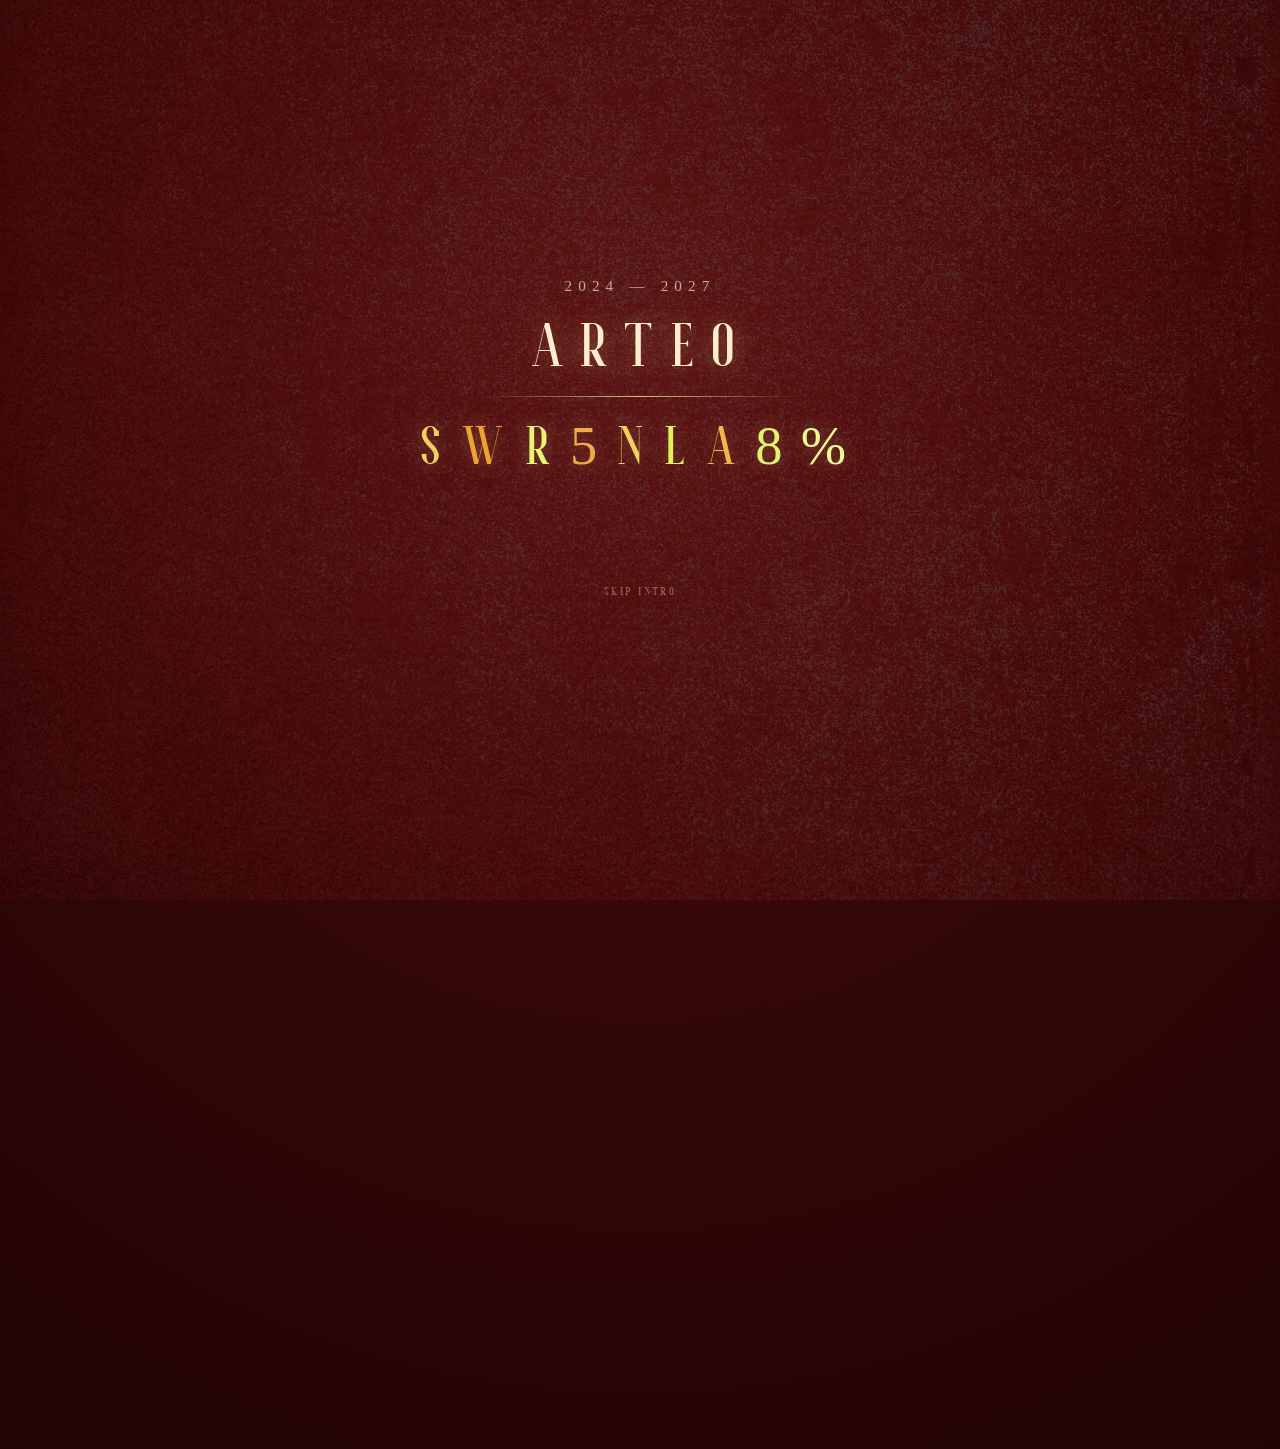
<file: index.html>
<!DOCTYPE html>
<html lang="en" class="home-page">
<head>
  <meta charset="UTF-8">
  <meta name="viewport" content="width=device-width, initial-scale=1.0">
  <title>Arteo Excentric — 2024–2027</title>
  <meta name="description" content="Arteo Excentric Class Website (2024 - 2027) — A magical place where all different kind of human gather.">
  
  <link rel="stylesheet" href="./kode/style.css">
</head>
<body class="site-body home-page">

  <!-- Background Vintage Texture Layer -->
  <div class="vintage-bg"></div>
  <div class="grain"></div>

  <!-- ================= INTRO SCREEN OVERLAY ================= -->
  <div id="intro">
    <div class="intro-year" id="intro-year">2024 — 2027</div>
    <div id="intro-arteo">ARTEO</div>
    <div id="intro-divider"></div>
    <div id="intro-excentric">
      <span>E</span><span>X</span><span>C</span><span>E</span><span>N</span><span>T</span><span>R</span><span>I</span><span>C</span>
    </div>
    <div class="intro-sub" id="intro-sub">
      A magical place where all different kind of human gather in this place,<br>
      make a bond, and discover a friendship power.
    </div>
    <button id="intro-skip" class="intro-skip-btn" type="button">SKIP INTRO</button>
  </div>

  <div class="page-wrapper">
    
    <!-- ================= SECTION 1: HEADER / TULISAN ARTEO EXCENTRIC ================= -->
    <header class="section-hero" id="hero">
      <div class="hero-inner">
        <div class="hero-year-wrapper">
          <span class="hero-year">2024 — 2027</span>
        </div>
        
        <h1 class="hero-title">ARTEO EXCENTRIC</h1>
        
        <div class="hero-subtitle-wrapper">
          <p class="hero-subtitle">A MAGICAL PLACE WHERE ALL DIFFERENT KIND OF HUMAN GATHER</p>
        </div>
      </div>
    </header>

    <!-- ================= SECTION 2: CARD & KOMPONEN TAMAN ================= -->
    <section class="section-showcase" id="showcase">
      
      <!-- Interactive Cards (Side by Side) -->
      <div class="cards-container">
        
        <!-- Card 1: Structure -->
        <a href="./kode/member.html" class="art-card" id="card-structure" aria-label="Lihat Struktur Kelas Arteo">
          <div class="card-frame">
            <img src="./cover/structure.jpg" alt="Arteo Structure" class="card-cover-img" loading="eager">
            <div class="card-overlay-sheen"></div>
            <div class="card-gold-border"></div>
          </div>
        </a>

        <!-- Card 2: History (Burn Effect & Logo Reveal on Hover) -->
        <a href="./kode/logo.html" class="art-card burn-card" id="card-history" aria-label="Lihat Sejarah dan Filosofi Arteo">
          <div class="card-frame">
            <img src="./cover/history.jpg" alt="Arteo History" class="card-cover-img history-front" loading="eager">
            <div class="card-overlay-sheen"></div>
            <div class="card-gold-border"></div>
            <div class="burn-fire"></div>
            <div class="burn-hidden">
              <img src="./logo/arteo-beige.png" alt="Logo Arteo Excentric">
              <span>Logo ini melambangkan arti kata Arteo Excentric. Dimana Arteo (art & theo) yang berarti karya Tuhan, merujuk pada sayap kanan dan kiri, dan bola di tengah merujuk pada tingkah laku kami yang unik atau berbeda.</span>
            </div>
          </div>
        </a>

      </div>

      <!-- Komponen Taman (Landscape Arteo Gallery) - Full Width on Laptop/Desktop -->
      <div class="garden-wrapper">
        <div class="garden-scene">
          <img src="./argal/componen-gal.png" alt="Arteo Gallery Component" class="garden-graphic" loading="eager">
        </div>
      </div>

    </section>

  </div>

  <script src="./kode/script.js"></script>
</body>
</html>
</file>
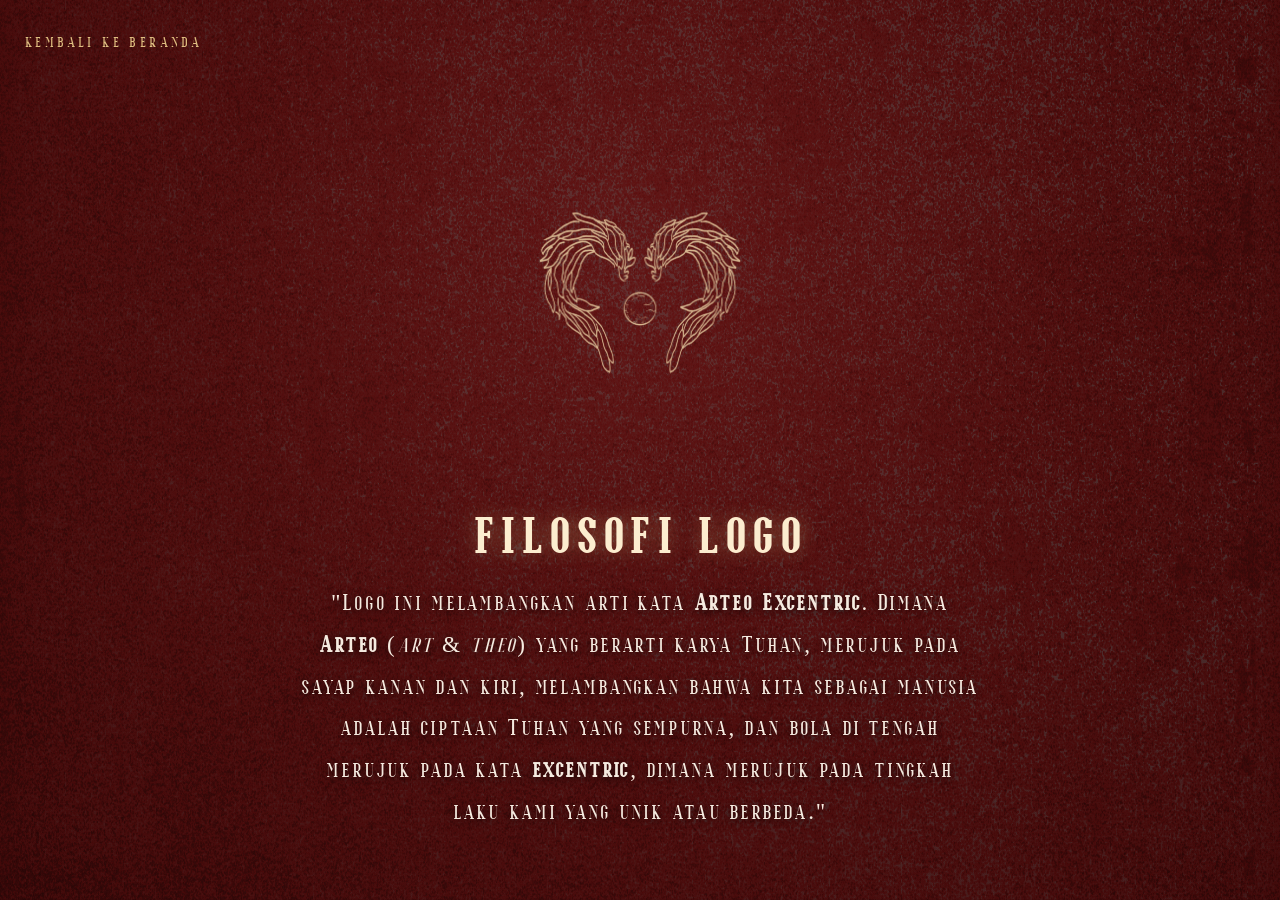
<file: kode/logo.html>
<!DOCTYPE html>
<html lang="en">
<head>
  <meta charset="UTF-8">
  <meta name="viewport" content="width=device-width, initial-scale=1.0">
  <title>Filosofi & Sejarah — Arteo Excentric</title>
  
  <!-- Google Fonts -->
  <link rel="preconnect" href="https://fonts.googleapis.com">
  <link rel="preconnect" href="https://fonts.gstatic.com" crossorigin>
  <link href="https://fonts.googleapis.com/css2?family=Cinzel:wght@400;600;700;800;900&family=Cormorant+Garamond:ital,wght@0,400;0,600;0,700;1,400&display=swap" rel="stylesheet">
  
  <link rel="stylesheet" href="style.css">
</head>
<body class="site-body">

  <div class="vintage-bg"></div>
  <div class="grain"></div>

  <div class="back-nav">
    <a href="../index.html" class="btn-back"> KEMBALI KE BERANDA</a>
  </div>

  <main class="logo-page-wrapper">
    <div class="logo-image">
      <img src="../logo/arteo-beige.png" alt="Logo Arteo Excentric">
    </div>
    
    <h1 class="member-title" style="margin-bottom: 1.2rem;">FILOSOFI LOGO</h1>

    <p class="logo-caption">
      "Logo ini melambangkan arti kata <strong>Arteo Excentric</strong>. Dimana <strong>Arteo</strong> (<em>art</em> &amp; <em>theo</em>) yang berarti karya Tuhan, merujuk pada sayap kanan dan kiri, melambangkan bahwa kita sebagai manusia adalah ciptaan Tuhan yang sempurna, dan bola di tengah merujuk pada kata <strong>excentric</strong>, dimana merujuk pada tingkah laku kami yang unik atau berbeda."
    </p>
  </main>

  <script src="script.js"></script>
</body>
</html>
</file>
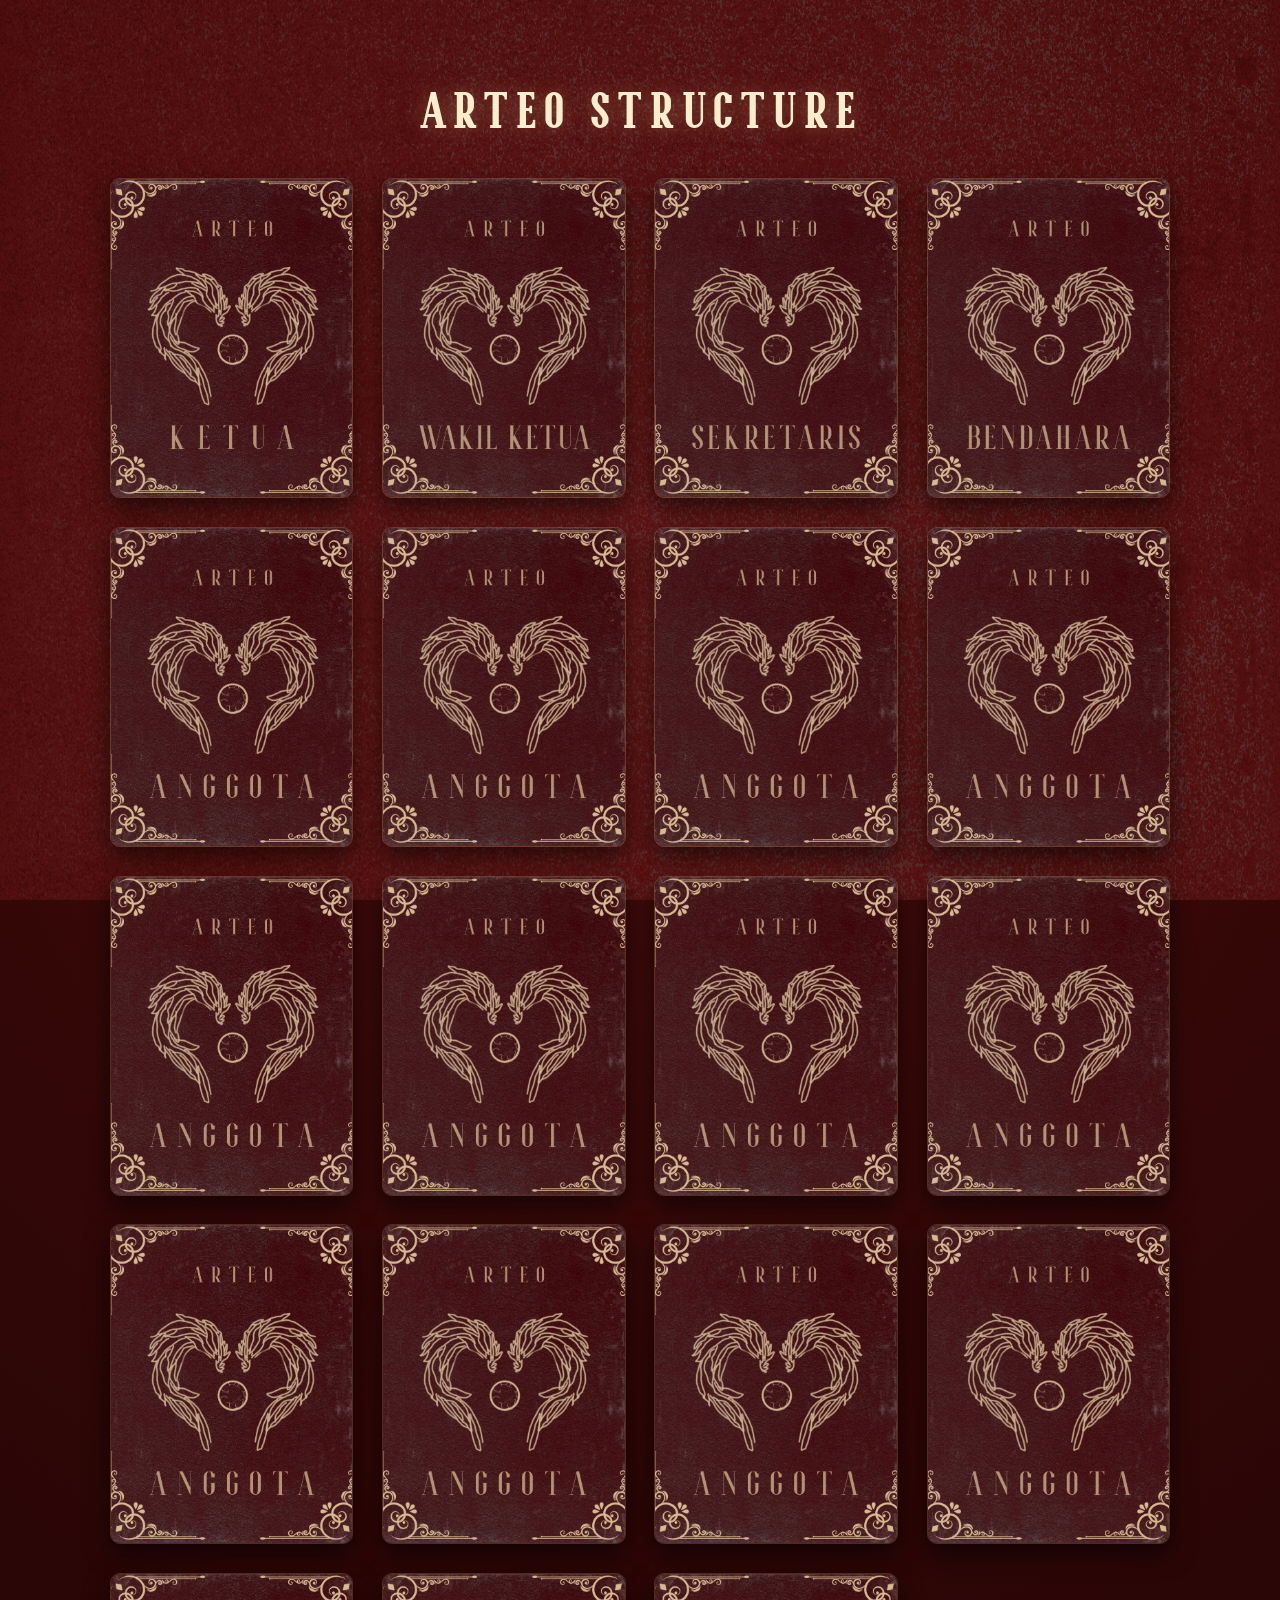
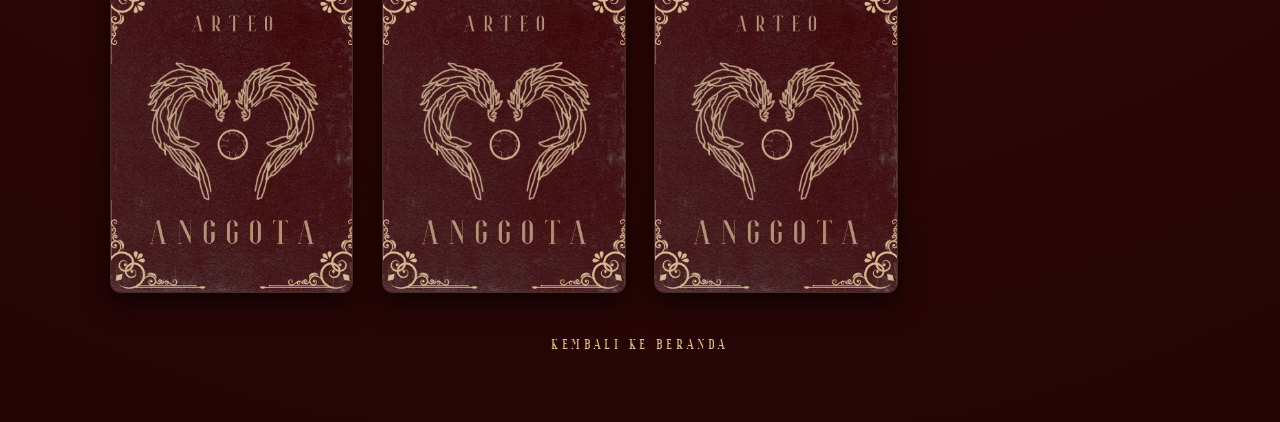
<file: kode/member.html>
<!DOCTYPE html>
<html lang="en">
<head>
  <meta charset="UTF-8">
  <meta name="viewport" content="width=device-width, initial-scale=1.0">
  <title>Struktur & Anggota — Arteo Excentric</title>
  
  <link rel="preconnect" href="https://fonts.googleapis.com">
  <link rel="preconnect" href="https://fonts.gstatic.com" crossorigin>
  <link href="https://fonts.googleapis.com/css2?family=Cinzel:wght@400;600;700;800;900&family=Cormorant+Garamond:ital,wght@0,400;0,600;0,700;1,400&display=swap" rel="stylesheet">
  
  <link rel="stylesheet" href="style.css">
  <meta name="view-transition" content="same-origin">
</head>
<body class="site-body">
  <div class="vintage-bg"></div>
  <div class="grain"></div>



  <section id="member">
    <div class="container">
      <h1 class="member-title">ARTEO STRUCTURE</h1>
        
        <div class="card-wrapper">
          <!-- Marvin -->
          <div class="flip-container" style="view-transition-name: card-ketua;">
            <div class="flipper">
              <div class="front">
                <img src="../cover/ketua.png" alt="Marvin">
              </div>
              <div class="back">
                <img src="../foto/3_20260816_232744_0002.png" alt="Marvin Back">
              </div>
            </div>
          </div>

          <!-- Calvin -->
          <div class="flip-container">
            <div class="flipper">
              <div class="front">
                <img src="../cover/wakil.png" alt="Calvin">
              </div>
              <div class="back">
                <img src="../foto/39_20260816_232746_0038.png" alt="Calvin Back">
              </div>
            </div>
          </div>

          <!-- Joy -->
          <div class="flip-container">
            <div class="flipper">
              <div class="front">
                <img src="../cover/sekretaris.png" alt="Joy">
              </div>
              <div class="back">
                <img src="../foto/29_20260816_232746_0028.png" alt="Joy Back">
              </div>
            </div>
          </div>

          <!-- Dinar -->
          <div class="flip-container">
            <div class="flipper">
              <div class="front">
                <img src="../cover/bendahara.png" alt="Dinar">
              </div>
              <div class="back">
                <img src="../foto/35_20260816_232746_0034.png" alt="Dinar Back">
              </div>
            </div>
          </div>

          <!-- Jessen -->
          <div class="flip-container">
            <div class="flipper">
              <div class="front">
                <img src="../cover/anggota.jpg" alt="Jessen">
              </div>
              <div class="back">
                <img src="../foto/4_20260816_232744_0003.png" alt="Jessen Back">
              </div>
            </div>
          </div>

          <!-- Jojo -->
          <div class="flip-container">
            <div class="flipper">
              <div class="front">
                <img src="../cover/anggota.jpg" alt="Jojo">
              </div>
              <div class="back">
                <img src="../foto/24_20260816_232746_0023.png" alt="Jojo Back">
              </div>
            </div>
          </div>

          <!-- Adrian -->
          <div class="flip-container">
            <div class="flipper">
              <div class="front">
                <img src="../cover/anggota.jpg" alt="Adrian">
              </div>
              <div class="back">
                <img src="../foto/21_20260816_232745_0020.png" alt="Adrian Back">
              </div>
            </div>
          </div>

          <!-- Anton -->
          <div class="flip-container">
            <div class="flipper">
              <div class="front">
                <img src="../cover/anggota.jpg" alt="Anton">
              </div>
              <div class="back">
                <img src="../foto/42_20260816_232747_0041.png" alt="Anton Back">
              </div>
            </div>
          </div>

          <!-- Bambang -->
          <div class="flip-container">
            <div class="flipper">
              <div class="front">
                <img src="../cover/anggota.jpg" alt="Bambang">
              </div>
              <div class="back">
                <img src="../foto/41_20260816_232747_0040.png" alt="Bambang Back">
              </div>
            </div>
          </div>

          <!-- Tian -->
          <div class="flip-container">
            <div class="flipper">
              <div class="front">
                <img src="../cover/anggota.jpg" alt="Tian">
              </div>
              <div class="back">
                <img src="../foto/9_20260816_232744_0008.png" alt="Tian Back">
              </div>
            </div>
          </div>

          <!-- Stenly -->
          <div class="flip-container">
            <div class="flipper">
              <div class="front">
                <img src="../cover/anggota.jpg" alt="Stenly">
              </div>
              <div class="back">
                <img src="../foto/34_20260816_232746_0033.png" alt="Stenly Back">
              </div>
            </div>
          </div>

          <!-- Dennis -->
          <div class="flip-container">
            <div class="flipper">
              <div class="front">
                <img src="../cover/anggota.jpg" alt="Dennis">
              </div>
              <div class="back">
                <img src="../foto/12_20260816_232744_0011.png" alt="Dennis Back">
              </div>
            </div>
          </div>

          <!-- Gretha -->
          <div class="flip-container">
            <div class="flipper">
              <div class="front">
                <img src="../cover/anggota.jpg" alt="Gretha">
              </div>
              <div class="back">
                <img src="../foto/18_20260816_232745_0017.png" alt="Gretha Back">
              </div>
            </div>
          </div>

          <!-- Isaac -->
          <div class="flip-container">
            <div class="flipper">
              <div class="front">
                <img src="../cover/anggota.jpg" alt="Isaac">
              </div>
              <div class="back">
                <img src="../foto/7_20260816_232744_0006.png" alt="Isaac Back">
              </div>
            </div>
          </div>

          <!-- Julian -->
          <div class="flip-container">
            <div class="flipper">
              <div class="front">
                <img src="../cover/anggota.jpg" alt="Julian">
              </div>
              <div class="back">
                <img src="../foto/27_20260816_232746_0026.png" alt="Julian Back">
              </div>
            </div>
          </div>

          <!-- Tio -->
          <div class="flip-container">
            <div class="flipper">
              <div class="front">
                <img src="../cover/anggota.jpg" alt="Tio">
              </div>
              <div class="back">
                <img src="../foto/16_20260816_232745_0015.png" alt="Tio Back">
              </div>
            </div>
          </div>

          <!-- Samuel -->
          <div class="flip-container">
            <div class="flipper">
              <div class="front">
                <img src="../cover/anggota.jpg" alt="Samuel">
              </div>
              <div class="back">
                <img src="../foto/43_20260816_232747_0042.png" alt="Samuel Back">
              </div>
            </div>
          </div>

          <!-- Silvester -->
          <div class="flip-container">
            <div class="flipper">
              <div class="front">
                <img src="../cover/anggota.jpg" alt="Silvester">
              </div>
              <div class="back">
                <img src="../foto/silvester-back-min.png" alt="Silvester Back">
              </div>
            </div>
          </div>

          <!-- Simon -->
          <div class="flip-container">
            <div class="flipper">
              <div class="front">
                <img src="../cover/anggota.jpg" alt="Simon">
              </div>
              <div class="back">
                <img src="../foto/simon-back.jpg" alt="Simon Back">
              </div>
            </div>
          </div>

        </div>
        
        <br><br>
        <div style="text-align: center;">
          <a href="../index.html" class="btn-back reveal">KEMBALI KE BERANDA</a>
        </div>
        
      </div>
    </section>

  <script src="script.js"></script>
</body>
</html>
</file>
<file: kode/style.css>
/* ==========================================================================
   ARTEO EXCENTRIC — LUXURY VINTAGE THEME (FULL ESPOIR TYPOGRAPHY)
   ========================================================================== */

@font-face {
  font-family: 'Espoir';
  src: url('Espoir Serif.ttf') format('truetype'),
       url('./Espoir Serif.ttf') format('truetype');
  font-weight: normal;
  font-style: normal;
  font-display: swap;
}

:root {
  --bg-maroon-dark: #220404;
  --bg-maroon-mid: #320707;
  --bg-maroon-rich: #480d0d;
  
  --gold-bright: #fcedcf;
  --gold-primary: #dfbe81;
  --gold-muted: #b99961;
  --gold-dark: #7a5e30;
  
  --parchment: #ddc5a4;
  --parchment-light: #f5ebe0;
  --cream: #fff9ee;
  
  --shadow-card: 0 12px 30px rgba(0, 0, 0, 0.7), 0 0 15px rgba(223, 190, 129, 0.15);
  --shadow-card-hover: 0 18px 45px rgba(0, 0, 0, 0.85), 0 0 25px rgba(223, 190, 129, 0.35);
}

/* Base Reset */
*, *::before, *::after {
  margin: 0;
  padding: 0;
  box-sizing: border-box;
  font-family: 'Espoir', serif;
}

html {
  scroll-behavior: smooth;
  background-color: var(--bg-maroon-dark);
  color: var(--parchment-light);
  font-family: 'Espoir', serif;
}

body.site-body {
  min-height: 100vh;
  position: relative;
  overflow-x: hidden;
  overflow-y: auto;
  background: radial-gradient(circle at 50% 30%, var(--bg-maroon-rich) 0%, var(--bg-maroon-mid) 50%, var(--bg-maroon-dark) 100%);
  display: flex;
  flex-direction: column;
  align-items: center;
  font-family: 'Espoir', serif;
}

/* Background Texture Layer */
.vintage-bg {
  position: fixed;
  inset: 0;
  background-image: url('../cover/ornamen.png');
  background-size: cover;
  background-position: center;
  background-repeat: no-repeat;
  opacity: 0.14;
  mix-blend-mode: color-dodge;
  pointer-events: none;
  z-index: 1;
}

.grain {
  position: fixed;
  inset: 0;
  pointer-events: none;
  z-index: 2;
  opacity: 0.03;
  background-image: url("data:image/svg+xml,%3Csvg viewBox='0 0 256 256' xmlns='http://www.w3.org/2000/svg'%3E%3Cfilter id='noise'%3E%3CfeTurbulence type='fractalNoise' baseFrequency='0.85' numOctaves='3' stitchTiles='stitch'/%3E%3C/filter%3E%3Crect width='100%25' height='100%25' filter='url(%23noise)'/%3E%3C/svg%3E");
  background-size: 180px;
}

/* ==========================================================================
   INTRO SCREEN OVERLAY
   ========================================================================== */
#intro {
  position: fixed;
  inset: 0;
  background: radial-gradient(circle at 50% 40%, var(--bg-maroon-rich) 0%, var(--bg-maroon-mid) 60%, var(--bg-maroon-dark) 100%);
  z-index: 9999;
  display: flex;
  flex-direction: column;
  align-items: center;
  justify-content: center;
  gap: 12px;
  padding: 20px;
  text-align: center;
  transition: opacity 0.9s cubic-bezier(0.4, 0, 0.2, 1), visibility 0.9s ease;
}

#intro::before {
  content: '';
  position: absolute;
  inset: 0;
  background-image: url('../cover/ornamen.png');
  background-size: cover;
  background-position: center;
  opacity: 0.12;
  mix-blend-mode: color-dodge;
  pointer-events: none;
  z-index: 0;
}

#intro > * {
  position: relative;
  z-index: 1;
}

.intro-year {
  font-family: 'Espoir', serif;
  font-size: clamp(0.75rem, 1.8vw, 0.95rem);
  color: var(--parchment);
  letter-spacing: 0.4em;
  opacity: 0;
  transform: translateY(-15px);
  transition: opacity 0.8s ease, transform 0.8s ease;
  margin-bottom: 4px;
}

.intro-year.show {
  opacity: 0.85;
  transform: translateY(0);
}

#intro-arteo {
  font-family: 'Espoir', serif;
  font-size: clamp(2rem, 5.5vw, 3.8rem);
  font-weight: normal;
  color: var(--gold-bright);
  letter-spacing: 0.25em;
  opacity: 0;
  transform: translateY(20px);
  transition: opacity 0.8s ease, transform 0.8s ease;
  text-shadow: 0 0 25px rgba(223, 190, 129, 0.45);
}

#intro-arteo.show {
  opacity: 1;
  transform: translateY(0);
}

#intro-divider {
  width: 0;
  height: 1px;
  background: linear-gradient(90deg, transparent, var(--gold-primary), transparent);
  transition: width 1.2s cubic-bezier(0.16, 1, 0.3, 1);
  margin: 6px 0;
}

#intro-divider.grow {
  width: clamp(180px, 50vw, 320px);
}

#intro-excentric {
  font-family: 'Espoir', serif;
  font-size: clamp(1.8rem, 5vw, 3.4rem);
  font-weight: normal;
  color: var(--gold-primary);
  letter-spacing: 0.28em;
  display: flex;
  gap: 0.06em;
  text-shadow: 0 0 20px rgba(223, 190, 129, 0.4);
}

#intro-excentric span {
  display: inline-block;
  transition: color 0.15s ease;
}

.intro-sub {
  font-family: 'Espoir', serif;
  font-size: clamp(0.7rem, 1.6vw, 0.92rem);
  color: var(--parchment-light);
  letter-spacing: 0.08em;
  opacity: 0;
  margin-top: 14px;
  text-align: center;
  line-height: 1.8;
  max-width: 500px;
  transition: opacity 1.2s ease, transform 1.2s ease;
  transform: translateY(15px);
}

.intro-sub.show {
  opacity: 0.85;
  transform: translateY(0);
}

.intro-skip-btn {
  position: absolute;
  bottom: 18px;
  left: 0;
  right: 0;
  margin: 0 auto;
  display: block;
  width: fit-content;
  background: none;
  border: none;
  color: var(--parchment);
  font-family: 'Espoir', serif;
  font-size: 0.72rem;
  letter-spacing: 0.2em;
  padding: 8px 18px;
  cursor: pointer;
  opacity: 0.45;
  transition: all 0.3s ease;
  z-index: 10;
}

.intro-skip-btn:hover {
  opacity: 1;
  color: var(--gold-bright);
  transform: translateY(-2px);
}

/* Master Layout Container */
.page-wrapper {
  position: relative;
  z-index: 10;
  width: 100%;
  max-width: 100%;
  margin: 0 auto;
  display: flex;
  flex-direction: column;
  align-items: center;
  padding: 0;
  min-height: 100vh;
  opacity: 0;
  transform: scale(0.98);
  transition: opacity 1.1s cubic-bezier(0.4, 0, 0.2, 1), transform 1.1s cubic-bezier(0.4, 0, 0.2, 1);
  overflow-x: hidden;
}

.page-wrapper.visible {
  opacity: 1;
  transform: scale(1);
}

/* ==========================================================================
   SECTION 1: HERO / HEADER SECTION (ATAS)
   ========================================================================= */
.section-hero {
  width: 100%;
  max-width: 900px;
  margin: 0 auto;
  padding-top: clamp(35px, 5.5vh, 55px);
  padding-bottom: clamp(10px, 1.8vh, 18px);
  display: flex;
  flex-direction: column;
  align-items: center;
  text-align: center;
  z-index: 15;
}

.hero-inner {
  display: flex;
  flex-direction: column;
  align-items: center;
  gap: 10px;
  width: 100%;
}

/* Year: 2024 — 2027 */
.hero-year-wrapper {
  margin-bottom: 2px;
}

.hero-year {
  font-family: 'Espoir', serif;
  font-size: clamp(0.95rem, 2.2vw, 1.2rem);
  font-weight: normal;
  color: var(--gold-primary);
  letter-spacing: 0.35em;
  text-transform: uppercase;
  text-shadow: 0 0 14px rgba(223, 190, 129, 0.45);
  display: inline-block;
  opacity: 0.95;
}

/* Main Title: ARTEO EXCENTRIC */
.hero-title {
  font-family: 'Espoir', serif;
  font-size: clamp(2.4rem, 6.5vw, 4.2rem);
  font-weight: normal;
  color: #eed6a8;
  letter-spacing: 0.12em;
  line-height: 1.1;
  text-transform: uppercase;
  text-shadow: 
    0 0 20px rgba(223, 190, 129, 0.35),
    0 4px 12px rgba(0, 0, 0, 0.85);
  margin: 4px 0 10px 0;
  white-space: nowrap;
}

/* Subtitle: A MAGICAL PLACE WHERE ALL DIFFERENT KIND OF HUMAN GATHER */
.hero-subtitle-wrapper {
  max-width: 600px;
  padding: 0 16px;
}

.hero-subtitle {
  font-family: 'Espoir', serif;
  font-size: clamp(0.6rem, 1.4vw, 0.78rem);
  font-weight: normal;
  color: var(--parchment);
  letter-spacing: 0.22em;
  text-transform: uppercase;
  line-height: 1.6;
  text-align: center;
  text-shadow: 0 2px 6px rgba(0, 0, 0, 0.8);
  opacity: 0.92;
}

/* ==========================================================================
   SECTION 2: CARDS & KOMPONEN TAMAN (BAWAH)
   ========================================================================== */
.section-showcase {
  width: 100%;
  display: flex;
  flex-direction: column;
  align-items: center;
  position: relative;
  margin-top: clamp(20px, 3.5vh, 40px);
}

/* Cards Flex Container */
.cards-container {
  display: flex;
  justify-content: center;
  align-items: center;
  gap: clamp(20px, 3.5vw, 40px);
  width: 100%;
  max-width: 540px;
  margin: 0 auto;
  z-index: 20;
  position: relative;
  padding: 0 16px;
}

/* Card Link & Wrapper - Compact Original Sizing */
.art-card {
  flex: 1 1 205px;
  max-width: 205px;
  min-width: 125px;
  text-decoration: none;
  display: block;
  cursor: pointer;
  perspective: 1000px;
  -webkit-tap-highlight-color: transparent;
  transition: transform 0.1s ease-out, box-shadow 0.1s ease-out;
}

.card-frame {
  position: relative;
  width: 100%;
  border-radius: 8px;
  overflow: hidden;
  box-shadow: var(--shadow-card);
  border: 1px solid rgba(223, 190, 129, 0.25);
  background: var(--bg-maroon-dark);
  transition: box-shadow 0.3s ease, border-color 0.3s ease;
}

.card-cover-img {
  width: 100%;
  height: auto;
  display: block;
  object-fit: cover;
  border-radius: 7px;
}

/* Card Sheen & Glow Effects */
.card-overlay-sheen {
  position: absolute;
  inset: 0;
  background: linear-gradient(135deg, rgba(255, 255, 255, 0.15) 0%, rgba(223, 190, 129, 0.05) 50%, transparent 100%);
  opacity: 0;
  transition: opacity 0.3s ease;
  pointer-events: none;
}

.card-gold-border {
  position: absolute;
  inset: 0;
  border-radius: 8px;
  border: 1px solid transparent;
  pointer-events: none;
  transition: border-color 0.3s ease, box-shadow 0.3s ease;
}

.art-card:hover .card-frame {
  box-shadow: var(--shadow-card-hover);
  border-color: rgba(223, 190, 129, 0.7);
}

.art-card:hover .card-overlay-sheen {
  opacity: 1;
}

.art-card:hover .card-gold-border {
  border-color: var(--gold-primary);
  box-shadow: inset 0 0 15px rgba(223, 190, 129, 0.3);
}

/* ==========================================================================
   CARD ANIMATIONS (SWIPE LEFT & BURN / LOGO ZOOM)
   ========================================================================== */

/* 1. Structure Card Swipe Left on Click */
.card-swipe-left {
  animation: swipeLeft 0.8s cubic-bezier(0.64, 0, 0.78, 0) forwards !important;
  pointer-events: none !important;
  z-index: 1000 !important;
}

@keyframes swipeLeft {
  0% {
    transform: perspective(1000px) rotateX(0deg) rotateY(0deg) scale(1) translateX(0);
    opacity: 1;
  }
  100% {
    transform: perspective(1000px) rotateX(0deg) rotateY(0deg) scale(0.9) translateX(-150vw);
    opacity: 0;
  }
}

/* 2. History Card Fire Burn Effect on Hover */
.burn-card {
  position: relative;
}

.burn-card .card-frame {
  position: relative;
  background: #140202;
  overflow: hidden;
}

.history-front {
  position: relative;
  z-index: 3;
  transition: opacity 0.8s ease 0.2s, filter 0.8s ease;
  width: 100%;
  height: auto;
  display: block;
}

.burn-card:hover .history-front {
  opacity: 0;
  filter: sepia(1) hue-rotate(-50deg) saturate(7) brightness(1.2) contrast(1.5);
}

.burn-fire {
  position: absolute;
  bottom: -100%;
  left: 0;
  width: 100%;
  height: 200%;
  background: radial-gradient(circle at 50% 80%, rgba(255, 60, 0, 0.85) 0%, rgba(255, 0, 0, 0.4) 40%, transparent 70%);
  z-index: 4;
  opacity: 0;
  transition: bottom 0.8s ease, opacity 0.5s ease;
  pointer-events: none;
}

.burn-card:hover .burn-fire {
  bottom: 0;
  opacity: 1;
  animation: fireFlicker 0.1s infinite alternate;
}

@keyframes fireFlicker {
  0% { transform: translateY(0) scale(1); filter: brightness(1); }
  100% { transform: translateY(-5px) scale(1.05); filter: brightness(1.3); }
}

.burn-hidden {
  position: absolute;
  inset: 0;
  z-index: 2;
  display: flex;
  flex-direction: column;
  align-items: center;
  justify-content: center;
  opacity: 0;
  transform: scale(0.7);
  transition: opacity 0.8s ease 0.4s, transform 0.8s ease 0.4s;
  padding: 10px 8px;
  text-align: center;
  background: #140202;
  pointer-events: none;
}

.burn-card:hover .burn-hidden {
  opacity: 1;
  transform: scale(1);
}

.burn-hidden img {
  width: 80%;
  height: auto;
  border-radius: 6px;
  margin-bottom: 8px;
  box-shadow: 0 5px 20px rgba(0, 0, 0, 0.8);
  pointer-events: none;
}

.burn-hidden span {
  font-family: 'Espoir', serif;
  color: var(--gold-bright);
  font-size: clamp(0.48rem, 0.82vw, 0.6rem);
  line-height: 1.35;
  letter-spacing: 0.02em;
  padding: 0 2px;
  text-align: center;
  text-shadow: 0 0 10px rgba(232, 213, 168, 0.4);
}

/* 3. History Card Click: Zoom into Logo Center */
.card-zoom-logo {
  animation: zoomToLogo 1s cubic-bezier(0.7, 0, 0.2, 1) forwards !important;
  pointer-events: none !important;
  z-index: 9999 !important;
}

@keyframes zoomToLogo {
  0% {
    transform: perspective(1000px) scale(1);
    opacity: 1;
  }
  40% {
    filter: brightness(1.2);
  }
  100% {
    transform: perspective(1000px) scale(8);
    opacity: 0;
  }
}

.card-zoom-logo .history-front,
.card-zoom-logo .burn-fire {
  opacity: 0 !important;
  transition: opacity 0.3s ease !important;
}

.card-zoom-logo .burn-hidden {
  opacity: 1 !important;
  transform: scale(1.2) !important;
  transition: all 0.5s ease !important;
}

.card-zoom-logo .burn-hidden span {
  opacity: 0 !important;
}

/* ==========================================================================
   KOMPONEN TAMAN (LANDSCAPE ARTEO GALLERY) — FULL WIDTH DESKTOP/LAPTOP
   ========================================================================== */
.garden-wrapper {
  position: relative;
  width: 100vw;
  max-width: 100vw;
  z-index: 10;
  margin-top: -95vw;
  pointer-events: none;
  display: flex;
  justify-content: center;
  overflow: visible;
}

.garden-scene {
  position: relative;
  width: 100vw;
  max-width: 100vw;
  display: flex;
  justify-content: center;
  align-items: flex-end;
}

.garden-graphic {
  width: 100vw !important;
  min-width: 100vw !important;
  max-width: 100vw !important;
  height: auto !important;
  display: block !important;
  object-fit: fill;
  filter: drop-shadow(0 15px 35px rgba(0, 0, 0, 0.75));
}

/* ==========================================================================
   STYLE UNTUK HALAMAN MEMBER & LOGO
   ========================================================================== */
#member {
  width: 100%;
  max-width: 1100px;
  margin: 0 auto;
  padding: 85px 20px 60px;
  position: relative;
  z-index: 10;
}

.logo-page-wrapper {
  width: 100%;
  max-width: 900px;
  margin: 0 auto;
  padding: 95px 20px 60px;
  position: relative;
  z-index: 10;
  display: flex;
  flex-direction: column;
  align-items: center;
  justify-content: center;
  min-height: 85vh;
  text-align: center;
}

.member-title {
  font-family: 'Espoir', serif;
  font-size: clamp(2rem, 5vw, 3rem);
  text-align: center;
  color: var(--gold-bright);
  letter-spacing: 0.15em;
  margin-bottom: 2.5rem;
  text-shadow: 0 0 20px rgba(223, 190, 129, 0.4);
}

.card-wrapper {
  display: grid;
  grid-template-columns: repeat(auto-fill, minmax(220px, 1fr));
  gap: 1.8rem;
  max-width: 1100px;
  margin: 0 auto;
}

.flip-container {
  perspective: 1000px;
  height: 320px;
  cursor: pointer;
}

.flipper {
  position: relative;
  width: 100%;
  height: 100%;
  transition: transform 0.7s cubic-bezier(0.4, 0, 0.2, 1);
  transform-style: preserve-3d;
}

.flip-container:hover .flipper,
.flip-container.flipped .flipper {
  transform: rotateY(180deg);
}

.front, .back {
  position: absolute;
  width: 100%;
  height: 100%;
  backface-visibility: hidden;
  border-radius: 10px;
  overflow: hidden;
  box-shadow: 0 10px 25px rgba(0,0,0,0.6);
  border: 1px solid rgba(223, 190, 129, 0.2);
}

.front img, .back img {
  width: 100%;
  height: 100%;
  object-fit: cover;
  display: block;
}

.back {
  transform: rotateY(180deg);
  background: var(--bg-maroon-dark);
}

/* Back Navigation Button */
.btn-back {
  font-family: 'Espoir', serif;
  font-size: 0.85rem;
  letter-spacing: 0.25em;
  color: var(--gold-primary);
  text-decoration: none;
  background: none;
  border: none;
  padding: 10px 0;
  display: inline-block;
  transition: color 0.3s ease, transform 0.3s ease;
}

.btn-back:hover {
  color: var(--gold-bright);
  transform: translateY(-2px);
}

.back-nav {
  position: absolute;
  top: 25px;
  left: 25px;
  z-index: 100;
}

/* Logo Page Style */
.logo-image {
  max-width: 380px;
  width: 100%;
  margin-bottom: 2rem;
}

.logo-image img {
  width: 100%;
  height: auto;
  border-radius: 0;
  box-shadow: none;
}

.logo-caption {
  font-family: 'Espoir', serif;
  font-size: clamp(1.1rem, 2.5vw, 1.45rem);
  color: var(--parchment-light);
  letter-spacing: 0.08em;
  line-height: 1.8;
  max-width: 680px;
  margin: 0 auto;
  font-weight: normal;
  text-shadow: 0 2px 10px rgba(0,0,0,0.8);
}

/* ==========================================================================
   RESPONSIVE BREAKPOINTS
   ========================================================================== */

/* Mobile Phones (under 768px) — Khusus HP: Halaman Utama Konstan & Tidak Bisa Di-scroll */
@media screen and (max-width: 768px) {
  html.home-page,
  body.home-page {
    height: 100% !important;
    height: 100dvh !important;
    max-height: 100dvh !important;
    overflow: hidden !important;
    overscroll-behavior: none !important;
    position: fixed !important;
    inset: 0 !important;
    width: 100% !important;
    touch-action: none;
  }

  .home-page .page-wrapper,
  .page-wrapper {
    height: 100% !important;
    height: 100dvh !important;
    min-height: 100dvh !important;
    max-height: 100dvh !important;
    display: flex;
    flex-direction: column;
    justify-content: flex-start;
    position: relative;
    overflow: hidden !important;
    touch-action: none;
  }

  .section-hero {
    padding-top: clamp(20px, 3.5vh, 38px);
    padding-bottom: clamp(4px, 1vh, 10px);
    flex-shrink: 0;
  }

  .hero-inner {
    gap: 6px;
  }

  .hero-year {
    font-size: clamp(0.75rem, 1.8vw, 0.95rem);
    letter-spacing: 0.3em;
  }

  .hero-title {
    white-space: normal;
    font-size: clamp(1.9rem, 5.8vw, 2.8rem);
    margin: 2px 0 6px 0;
    line-height: 1.15;
  }

  .hero-subtitle-wrapper {
    padding: 0 12px;
  }

  .hero-subtitle {
    font-size: clamp(0.52rem, 1.3vw, 0.68rem);
    letter-spacing: 0.16em;
    line-height: 1.45;
  }

  .section-showcase {
    flex: 1;
    position: relative;
    width: 100%;
    display: flex;
    flex-direction: column;
    align-items: center;
    justify-content: flex-end;
    margin-top: clamp(8px, 1.8vh, 18px);
  }
  
  .cards-container {
    gap: clamp(10px, 3vw, 16px);
    padding: 0 12px;
    max-width: 320px;
    width: 100%;
    margin-bottom: 50vw;
    z-index: 20;
    position: relative;
    flex-shrink: 0;
  }
  
  .art-card {
    flex: 1 1 40%;
    max-width: 130px;
    min-width: 95px;
  }

  .garden-wrapper {
    position: fixed !important;
    bottom: -2px !important;
    left: 0;
    right: 0;
    width: 100vw;
    max-width: 100vw;
    margin: 0 !important;
    padding: 0 !important;
    line-height: 0;
    display: flex;
    justify-content: center;
    align-items: flex-end;
    pointer-events: none;
    z-index: 5;
    overflow: hidden;
  }

  .garden-scene {
    width: 100vw;
    max-width: 100vw;
    display: flex;
    justify-content: center;
    align-items: flex-end;
    line-height: 0;
    margin: 0;
    padding: 0;
  }

  .garden-graphic {
    width: 100vw !important;
    min-width: 100vw !important;
    max-width: 100vw !important;
    height: auto !important;
    display: block !important;
    vertical-align: bottom !important;
    margin: 0 !important;
    padding: 0 !important;
    object-fit: fill;
    filter: drop-shadow(0 -5px 20px rgba(0, 0, 0, 0.45));
  }

  .card-wrapper {
    grid-template-columns: repeat(2, 1fr);
    gap: 12px;
  }

  .flip-container {
    height: 240px;
  }
}

/* Custom Scrollbar */
::-webkit-scrollbar {
  width: 6px;
}
::-webkit-scrollbar-track {
  background: var(--bg-maroon-dark);
}
::-webkit-scrollbar-thumb {
  background: var(--bg-maroon-rich);
  border-radius: 3px;
  border: 1px solid rgba(223, 190, 129, 0.2);
}
::-webkit-scrollbar-thumb:hover {
  background: var(--gold-dark);
}
</file>
